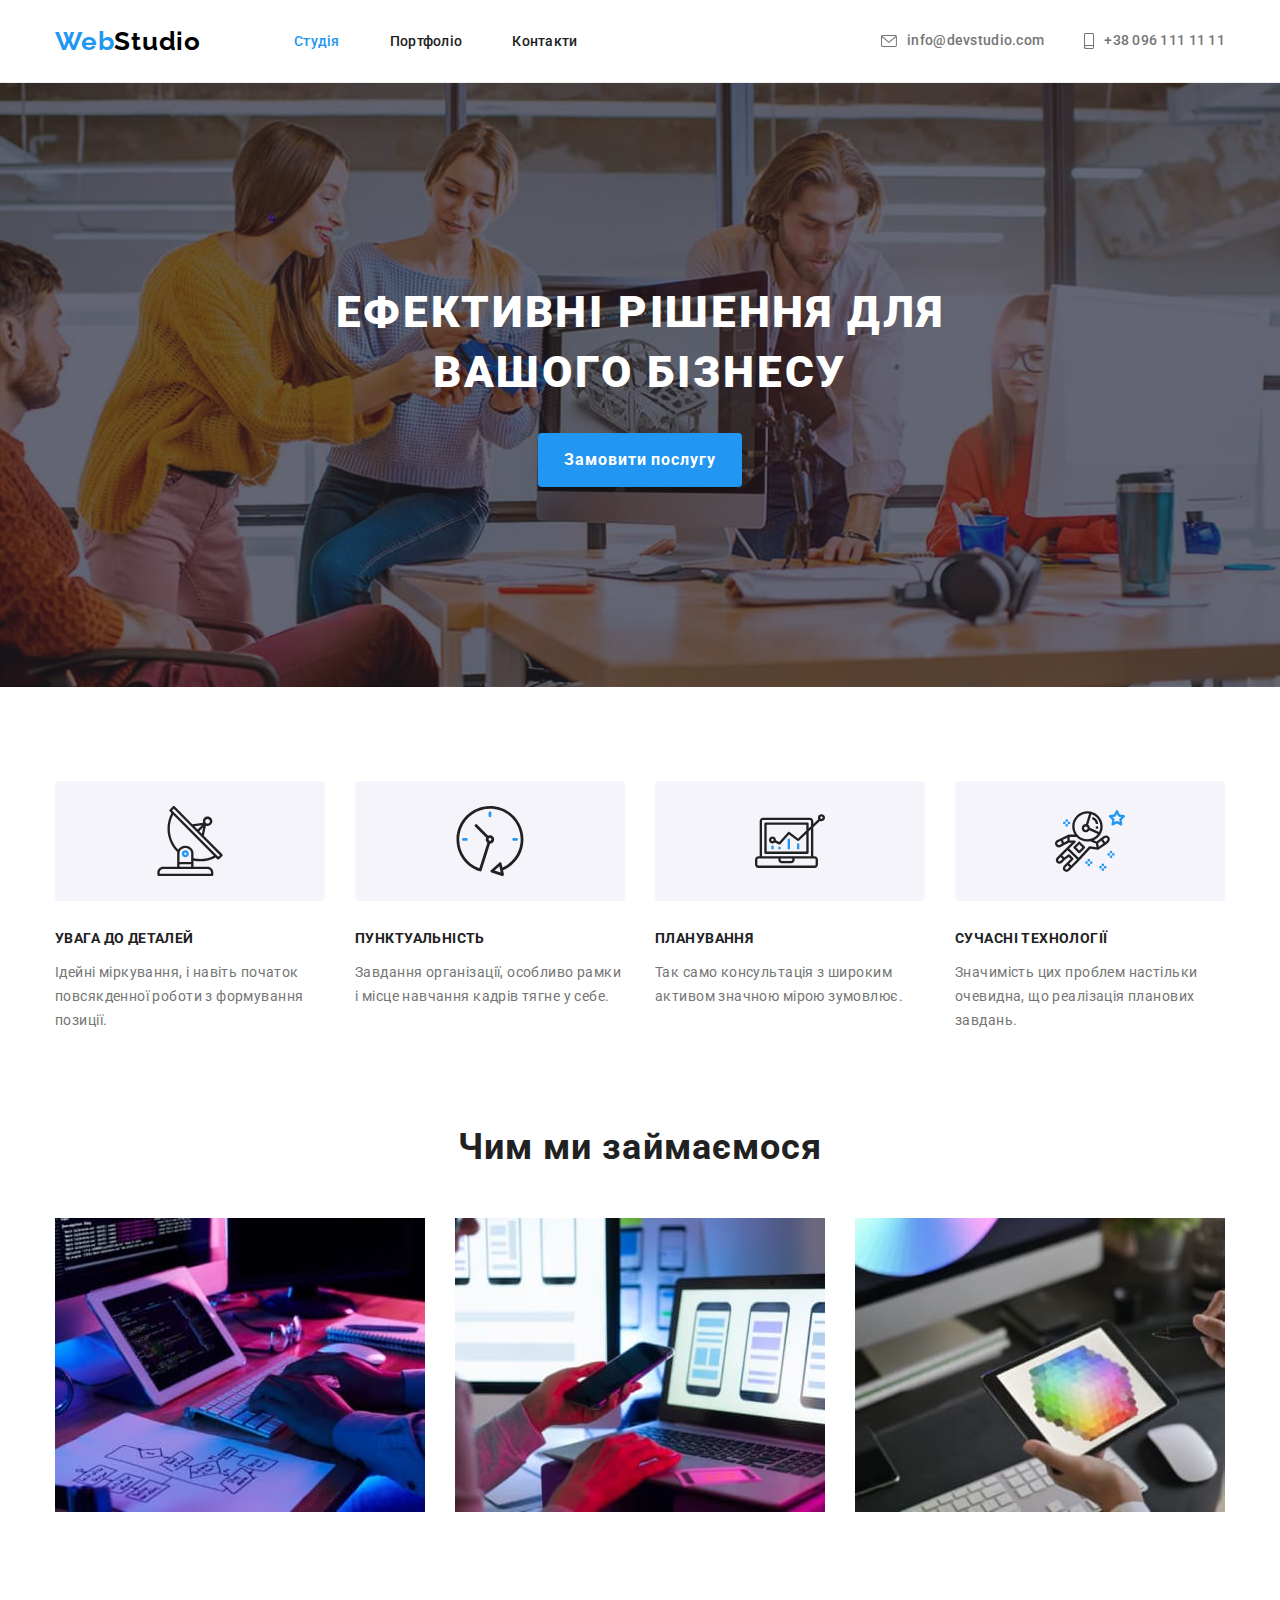
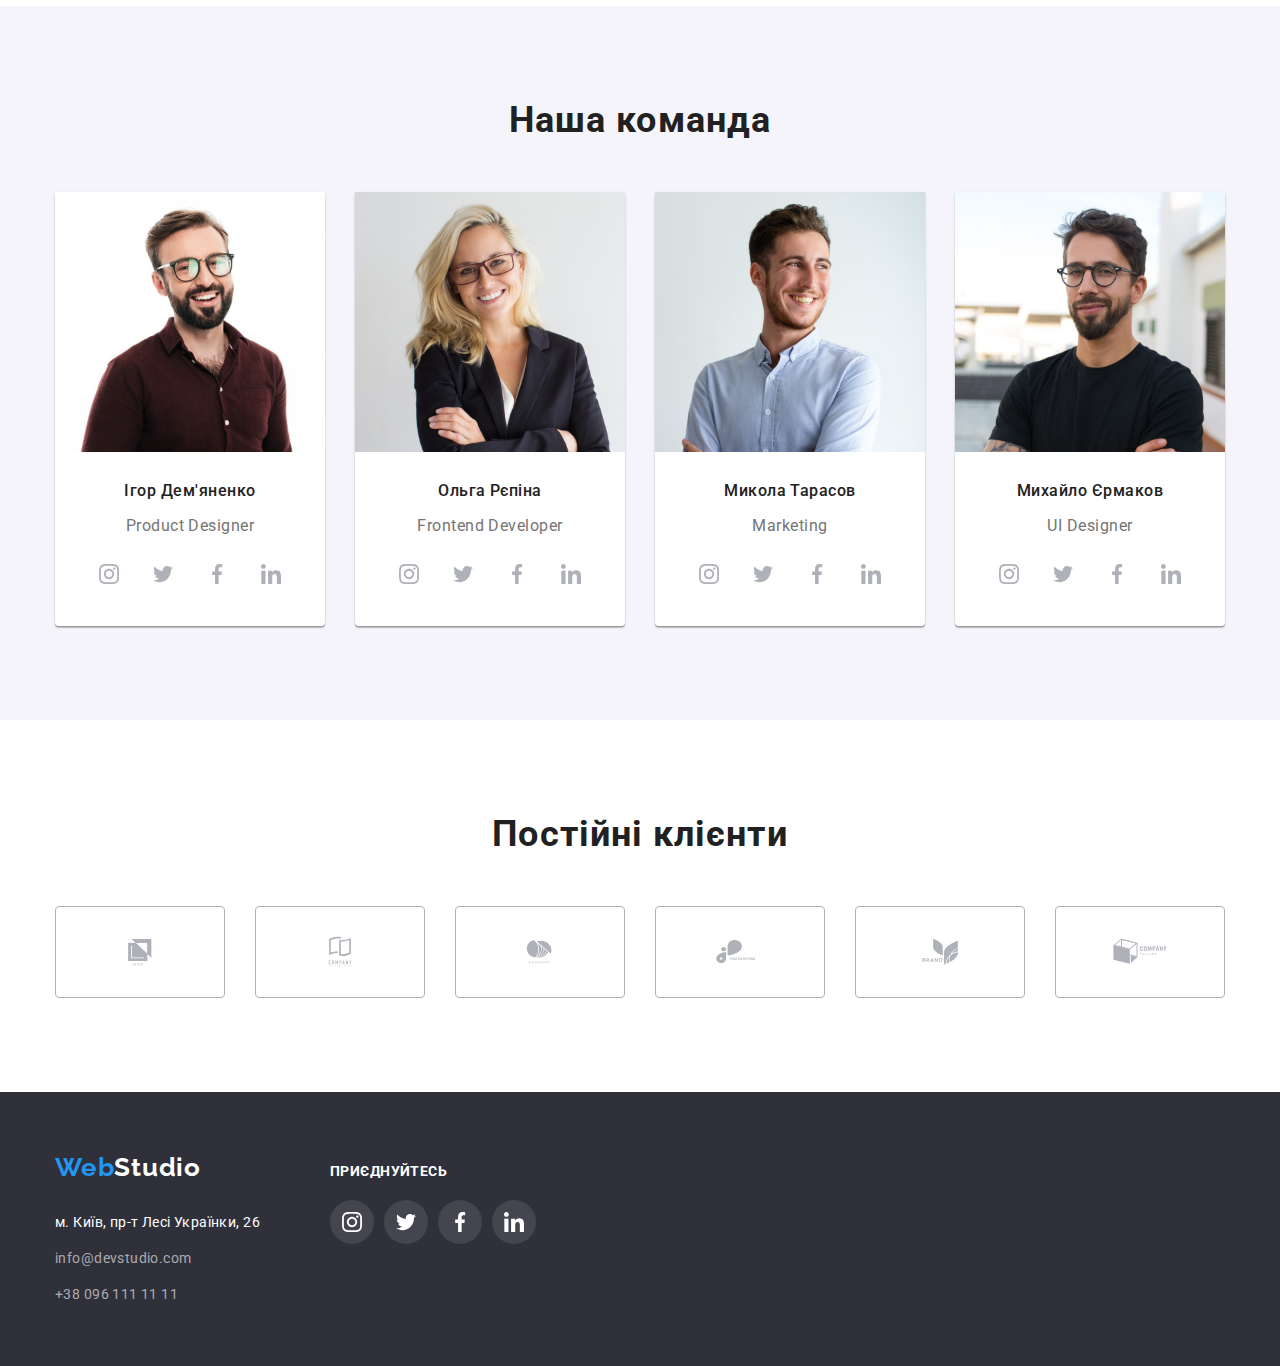
<file: index.html>
<!DOCTYPE html>
<html lang="uk">
  <head>
    <meta charset="UTF-8" />
    <meta http-equiv="X-UA-Compatible" content="IE=edge" />
    <meta name="viewport" content="width=device-width, initial-scale=1.0" />
    <title>WebStudio</title>
    <link
      href="https://fonts.googleapis.com/css2?family=Raleway:wght@700&family=Roboto:wght@400;500;700;900&display=swap"
      rel="stylesheet"
    />
    <link
      rel="stylesheet"
      href="https://cdnjs.cloudflare.com/ajax/libs/modern-normalize/1.1.0/modern-normalize.min.css"
    />
    <link rel="stylesheet" href="./css/styles.css" />
  </head>
  <body>
    <!-- Logo -->
    <header class="header">
      <div class="container container-header">
        <a href="./index.html" class="logo-header"
          ><span class="logo-part-header">Web</span>Studio</a
        >
        <nav>
          <ul class="nav-list">
            <li class="nav-item">
              <a class="nav-list-link-current" href="./index.html">Студія</a>
            </li>
            <li class="nav-item">
              <a class="nav-list-link" href="./portfolio.html">Портфоліо</a>
            </li>
            <li class="nav-item">
              <a class="nav-list-link" href="/">Контакти</a>
            </li>
          </ul>
        </nav>
        <ul class="contact-list">
          <li class="contact-address">
            <a href="maito:info@devstudio.com" class="header-contact"
              >
              <svg class="header-icon" width="16" height="12">
                <use href="./images/symbol-defs.svg#icon-envelope"></use>
              </svg>
              info@devstudio.com
              </a>
          </li>
          <li class="contact-address">
            <a href="tel:+380961111111" class="header-contact"
              ><svg class="header-icon" width="10" height="16">
                <use href="./images/symbol-defs.svg#icon-smartphone"></use>
              </svg>
              +38 096 111 11 11
              </a>
          </li>
        </ul>
      </div>
    </header>
    <!--Герой -->
    <main>
      <section class="hero">
          <div class="container container-hero">
            <h1 class="hero-tittle">Ефективні рішення для вашого бізнесу</h1>
            <button type="button" class="btn-primary">Замовити послугу</button>
          </div>
      </section>
      <!-- Перелік переваг -->
      <section class="section benefits-section">
        <div class="container">
          <h2 class="visually-hidden">Наші переваги</h2>
          <ul class="section-benefits-list">
            <li class="benefits-list">
              <div class="benefits-icons">
                  <svg class="benefits-icon" width="70" height="70">
                    <use href="./images/symbol-defs.svg#icon-antenna"></use>
                  </svg>
              </div>
              <h3 class="list-tittle">УВАГА ДО ДЕТАЛЕЙ</h3>
              <p class="item-desc">
                Ідейні міркування, і навіть початок повсякденної роботи з
                формування позиції.
              </p>
            </li>
            <li class="benefits-list">
              <div class="benefits-icons">
                <svg class="benefits-icon" width="70" height="70">
                  <use href="./images/symbol-defs.svg#icon-clock"></use>
                </svg>
            </div>
              <h3 class="list-tittle">ПУНКТУАЛЬНІСТЬ</h3>
              <p class="item-desc">
                Завдання організації, особливо рамки і місце навчання кадрів
                тягне у себе.
              </p>
            </li>
            <li class="benefits-list">
              <div class="benefits-icons">
                <svg class="benefits-icon" width="70" height="70">
                  <use href="./images/symbol-defs.svg#icon-diagram"></use>
                </svg>
            </div>
              <h3 class="list-tittle">ПЛАНУВАННЯ</h3>
              <p class="item-desc">
                Так само консультація з широким активом значною мірою зумовлює.
              </p>
            </li>
            <li class="benefits-list">
              <div class="benefits-icons">
                <svg class="benefits-icon" width="70" height="70">
                  <use href="./images/symbol-defs.svg#icon-astronaut"></use>
                </svg>
            </div>
              <h3 class="list-tittle">СУЧАСНІ ТЕХНОЛОГІЇ</h3>
              <p class="item-desc">
                Значимість цих проблем настільки очевидна, що реалізація
                планових завдань.
              </p>
            </li>
          </ul>
        </div>
      </section>
      <!-- Чим займаємось -->
      <section class="section section-work">
        <h3 class="work-tittle">Чим ми займаємося</h3>
        <div class="container">
          <ul class="work-list">
            <li class="work-img">
              <img
                src="./images/section2/office.jpg"
                alt="крупним планом зображення програміста, який працює на робочому столі в офісі"
                width="370"
              />
            </li>
            <li class="work-img">
              <img
                src="./images/section2/web_interface.jpg"
                alt="дизайнери веб-інтерфейсу розробляють програми для смартфонів"
                width="370"
              />
            </li>
            <li class="work-img">
              <img
                src="./images/section2/web_design.jpg"
                alt="творчий художник веб-дизайн із робочим графічним планшетом із вибором кольорів"
                width="370"
              />
            </li>
          </ul>
        </div>
      </section>
      <!-- Команда робітників -->
      <section class="section teams">
        <h2 class="teams-tittle">Наша команда</h2>
        <div class="container">
          <ul class="teams-list">
            <li class="teams-card">
              <img
                src="./images/section3/product_designer.jpg"
                alt="Ігор Дем'яненко"
                width="270"
              />
              <div class="card-bottom">
                <h3 class="teams-item">Ігор Дем'яненко</h3>
                <p class="team-desc">Product Designer</p>
                <ul class="team-social-list">
                  <li class="team-social-item">
                    <a href="#" class="team-link">
                      <svg class="team-icon" width="20" height="20">
                        <use href="./images/symbol-defs.svg#icon-instagram"></use>
                      </svg>
                    </a>
                  </li>
                  <li class="team-social-item">
                    <a href="#" class="team-link">
                      <svg class="team-icon" width="20" height="20">
                        <use href="./images/symbol-defs.svg#icon-twitter"></use>
                      </svg>
                    </a>
                  </li>
                  <li class="team-social-item">
                    <a href="#" class="team-link">
                      <svg class="team-icon" width="20" height="20">
                        <use href="./images/symbol-defs.svg#icon-facebook"></use>
                      </svg>
                    </a>
                  </li>
                  <li class="team-social-item">
                    <a href="#" class="team-link">
                      <svg class="team-icon" width="20" height="20">
                        <use href="./images/symbol-defs.svg#icon-linkedin"></use>
                      </svg>
                    </a>
                  </li>
                </ul>
              </div>
            </li>
            <li class="teams-card">
              <img
                src="./images/section3/frontend_developer.jpg"
                alt="Ольга Рєпіна"
                width="270"
              />
              <div class="card-bottom">
                <h3 class="teams-item">Ольга Рєпіна</h3>
                <p class="team-desc">Frontend Developer</p>
                <ul class="team-social-list">
                  <li class="team-social-item">
                    <a href="#" class="team-link">
                      <svg class="team-icon" width="20" height="20">
                        <use href="./images/symbol-defs.svg#icon-instagram"></use>
                      </svg>
                    </a>
                  </li>
                  <li class="team-social-item">
                    <a href="#" class="team-link">
                      <svg class="team-icon" width="20" height="20">
                        <use href="./images/symbol-defs.svg#icon-twitter"></use>
                      </svg>
                    </a>
                  </li>
                  <li class="team-social-item">
                    <a href="#" class="team-link">
                      <svg class="team-icon" width="20" height="20">
                        <use href="./images/symbol-defs.svg#icon-facebook"></use>
                      </svg>
                    </a>
                  </li>
                  <li class="team-social-item">
                    <a href="#" class="team-link">
                      <svg class="team-icon" width="20" height="20">
                        <use href="./images/symbol-defs.svg#icon-linkedin"></use>
                      </svg>
                    </a>
                  </li>
                </ul>
              </div>
            </li>
            <li class="teams-card">
              <img
                src="./images/section3/marketing.jpg"
                alt="Микола Тарасов"
                width="270"
              />
              <div class="card-bottom">
                <h3 class="teams-item">Микола Тарасов</h3>
                <p class="team-desc">Marketing</p>
                <ul class="team-social-list">
                  <li class="team-social-item">
                    <a href="#" class="team-link">
                      <svg class="team-icon" width="20" height="20">
                        <use href="./images/symbol-defs.svg#icon-instagram"></use>
                      </svg>
                    </a>
                  </li>
                  <li class="team-social-item">
                    <a href="#" class="team-link">
                      <svg class="team-icon" width="20" height="20">
                        <use href="./images/symbol-defs.svg#icon-twitter"></use>
                      </svg>
                    </a>
                  </li>
                  <li class="team-social-item">
                    <a href="#" class="team-link">
                      <svg class="team-icon" width="20" height="20">
                        <use href="./images/symbol-defs.svg#icon-facebook"></use>
                      </svg>
                    </a>
                  </li>
                  <li class="team-social-item">
                    <a href="#" class="team-link">
                      <svg class="team-icon" width="20" height="20">
                        <use href="./images/symbol-defs.svg#icon-linkedin"></use>
                      </svg>
                    </a>
                  </li>
                </ul>
              </div>
            </li>
            <li class="teams-card">
              <img
                src="./images/section3/ui_designer.jpg"
                alt="Михайло Єрмаков"
                width="270"
              />
              <div class="card-bottom">
                <h3 class="teams-item">Михайло Єрмаков</h3>
                <p class="team-desc">UI Designer</p>
                <ul class="team-social-list">
                  <li class="team-social-item">
                    <a href="#" class="team-link">
                      <svg class="team-icon" width="20" height="20">
                        <use href="./images/symbol-defs.svg#icon-instagram"></use>
                      </svg>
                    </a>
                  </li>
                  <li class="team-social-item">
                    <a href="#" class="team-link">
                      <svg class="team-icon" width="20" height="20">
                        <use href="./images/symbol-defs.svg#icon-twitter"></use>
                      </svg>
                    </a>
                  </li>
                  <li class="team-social-item">
                    <a href="#" class="team-link">
                      <svg class="team-icon" width="20" height="20">
                        <use href="./images/symbol-defs.svg#icon-facebook"></use>
                      </svg>
                    </a>
                  </li>
                  <li class="team-social-item">
                    <a href="#" class="team-link">
                      <svg class="team-icon" width="20" height="20">
                        <use href="./images/symbol-defs.svg#icon-linkedin"></use>
                      </svg>
                    </a>
                  </li>
                </ul>
              </div>
            </li>
          </ul>
        </div>
      </section>
      <section class="section client">
        <div class="container">
          <h2 class="client-tittle">Постійні клієнти</h2>
          <ul class="client-list">
            <li class="client-item">
              <a href="#" class="client-link">
                <svg class="client-icon" width="106" height="60">
                  <use href="./images/symbol-defs.svg#icon-yaco"></use>
                </svg>
              </a>
            </li>
            <li class="client-item">
              <a href="#" class="client-link">
                <svg class="client-icon" width="106" height="60">
                  <use href="./images/symbol-defs.svg#icon-tagline"></use>
                </svg>
              </a>
            </li>
            <li class="client-item">
              <a href="#" class="client-link">
                <svg class="client-icon" width="106" height="60">
                  <use href="./images/symbol-defs.svg#icon-companeball"></use>
                </svg>
              </a>
            </li>
            <li class="client-item">
              <a href="#" class="client-link">
                <svg class="client-icon" width="106" height="60">
                  <use href="./images/symbol-defs.svg#icon-foster"></use>
                </svg>
              </a>
            </li>
            <li class="client-item">
              <a href="#" class="client-link">
                <svg class="client-icon" width="106" height="60">
                  <use href="./images/symbol-defs.svg#icon-brand"></use>
                </svg>
              </a>
            </li>
            <li class="client-item">
              <a href="#" class="client-link">
                <svg class="client-icon" width="106" height="60">
                  <use href="./images/symbol-defs.svg#icon-companytag"></use>
                </svg>
              </a>
            </li>
          </ul>
        </div>
      </section>
    </main>
    <!-- Контактна інформація -->
    <footer class="footer">
      <div class="container container-footer">
        <div class="contact">
          <a href="./index.html" class="logo-footer"
            ><span class="logo-part-footer">Web</span>Studio</a
          >
          <address class="address-footer">
            <ul class="footer-list">
              <li class="footer-item">
                <a
                  href="https://goo.gl/maps/CPtrU1FHBa2aNyZL9"
                  target="_blank"
                  rel="noopener noreferrer nofollo"
                  class="footer-address"
                  >м. Київ, пр-т Лесі Українки, 26</a
                >
              </li>
              <li class="footer-item">
                <a href="maito:info@devstudio.com" class="footer-contact"
                  >info@devstudio.com</a
                >
              </li>
              <li class="footer-item">
                <a href="tel:+380961111111" class="footer-contact"
                  >+38 096 111 11 11</a
                >
              </li>
            </ul>
          </address>
        </div>
        <div class="address">
          <p class="address-tittle">Приєднуйтесь</p>
          <ul class="address-social-list">
            <li class="address-social-item">
              <a href="#" class="address-link">
                <svg class="address-icon" width="20" height="20">
                  <use href="./images/symbol-defs.svg#icon-instagram"></use>
                </svg>
              </a>
            </li>
            <li class="address-social-item">
              <a href="#" class="address-link">
                <svg class="address-icon" width="20" height="20">
                  <use href="./images/symbol-defs.svg#icon-twitter"></use>
                </svg>
              </a>
            </li>
            <li class="address-social-item">
              <a href="#" class="address-link">
                <svg class="address-icon" width="20" height="20">
                  <use href="./images/symbol-defs.svg#icon-facebook"></use>
                </svg>
              </a>
            </li>
            <li class="address-social-item">
              <a href="#" class="address-link">
                <svg class="address-icon" width="20" height="20">
                  <use href="./images/symbol-defs.svg#icon-linkedin"></use>
                </svg>
              </a>
            </li>
          </ul>
        </div>
      </div>
    </footer>
  </body>
</html>


<!-- <div class="team-social">
  <ul class="social-list">
    <li class="social-item">
      <a href="#" class="social-link">
        <svg class="social-icon" width="20" height="20">
          <use href="./images/symbol-defs.svg"></use>
        </svg>
      </a> 
    </li>
  </ul>
</div> -->
</file>
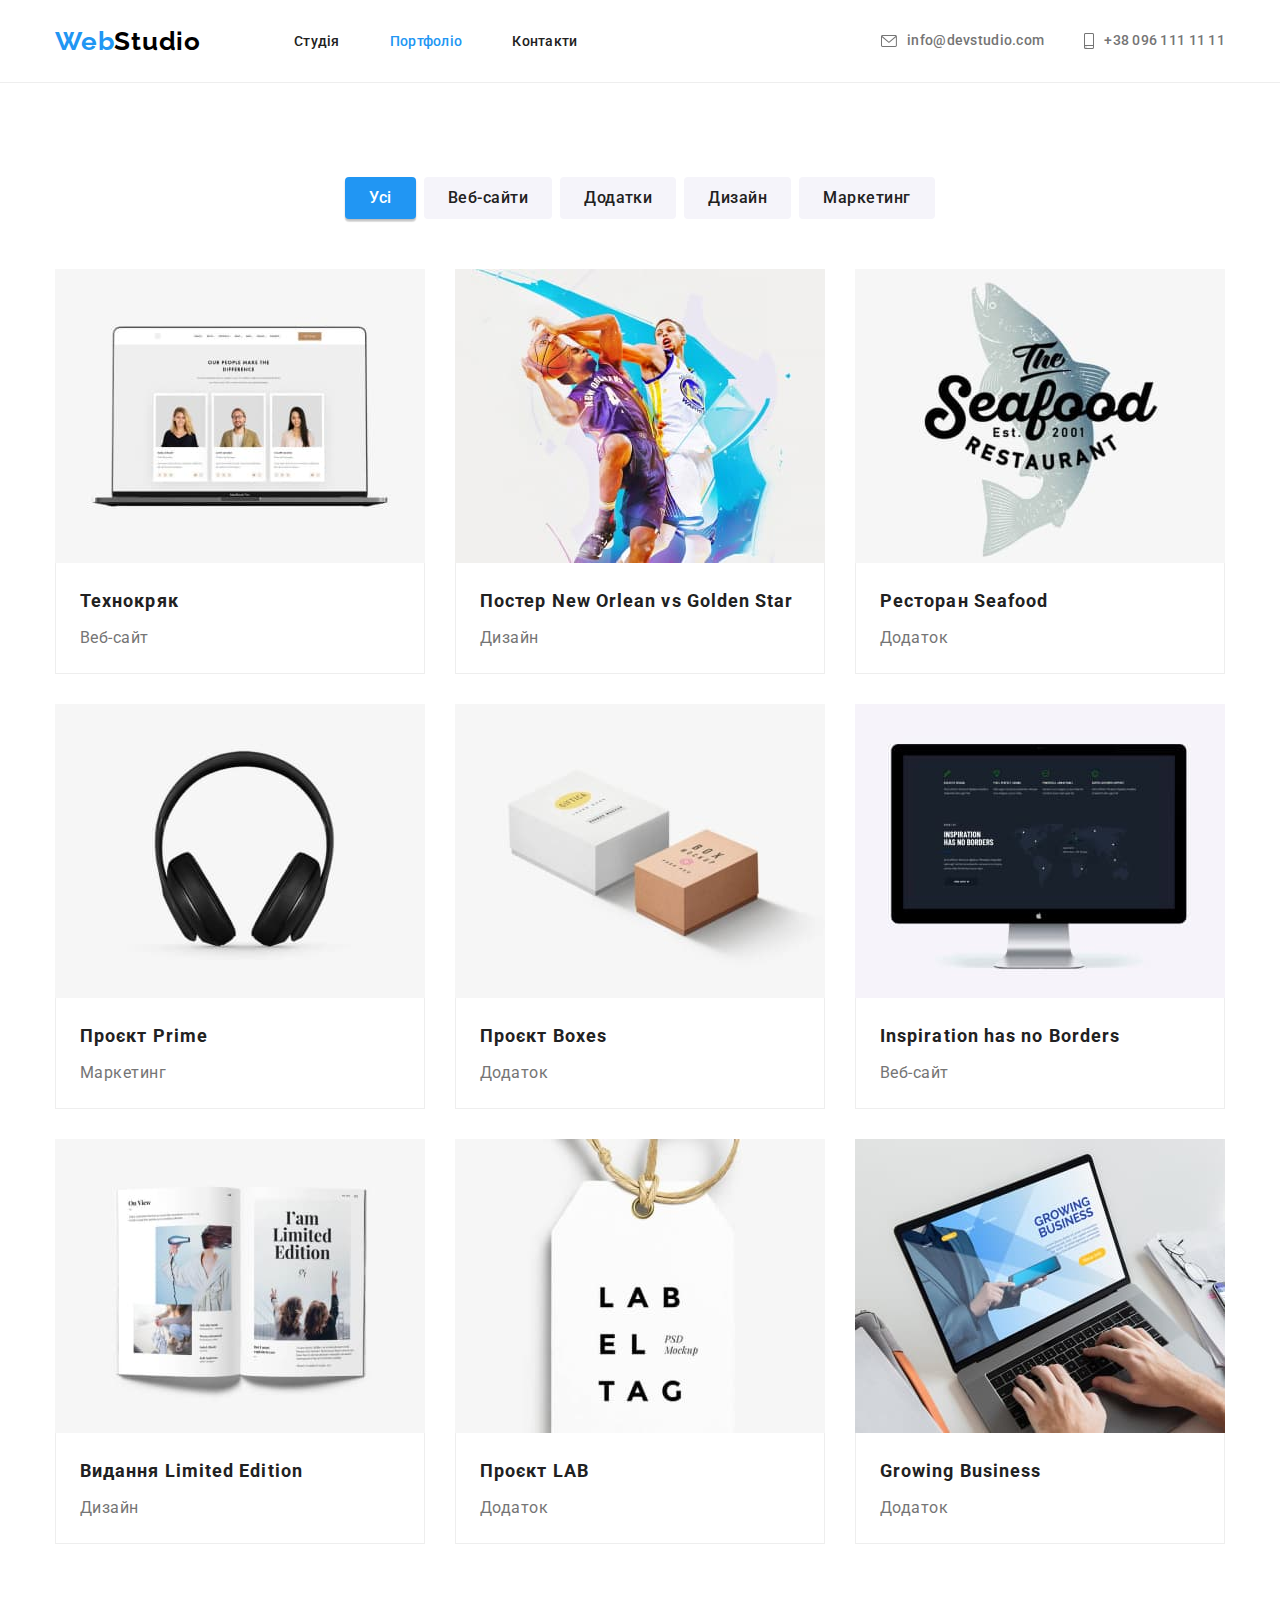
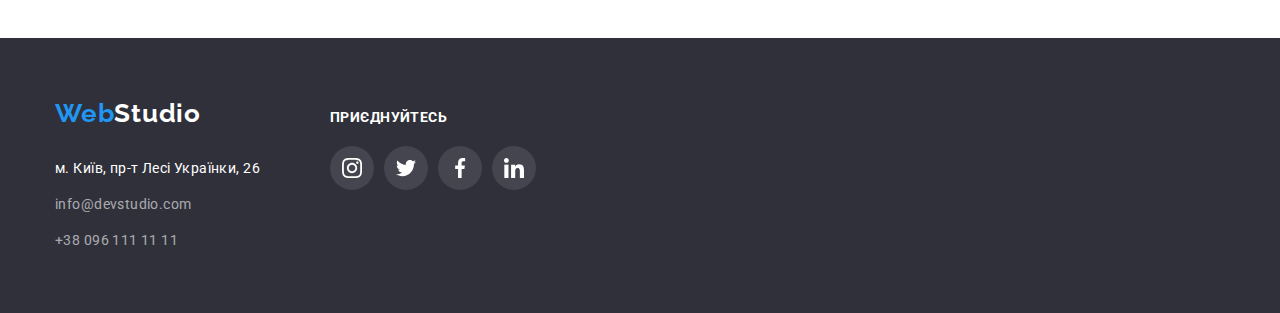
<file: portfolio.html>
<!DOCTYPE html>
<html lang="uk">
  <head>
    <meta charset="UTF-8" />
    <meta http-equiv="X-UA-Compatible" content="IE=edge" />
    <meta name="viewport" content="width=device-width, initial-scale=1.0" />
    <title>Портфоліо</title>
    <link
      href="https://fonts.googleapis.com/css2?family=Raleway:wght@700&family=Roboto:wght@400;500;700;900&display=swap"
      rel="stylesheet"
    />
    <link
      rel="stylesheet"
      href="https://cdnjs.cloudflare.com/ajax/libs/modern-normalize/1.1.0/modern-normalize.min.css"
    />
    <link rel="stylesheet" href="./css/styles.css" />
  </head>
  <body>
    <header class="header">
      <div class="container container-header">
        <a href="./index.html" class="logo-header"
          ><span class="logo-part-header">Web</span>Studio</a
        >
        <nav>
          <ul class="nav-list">
            <li class="nav-item">
              <a class="nav-list-link" href="./index.html">Студія</a>
            </li>
            <li class="nav-item">
              <a class="nav-list-link-current" href="./portfolio.html"
                >Портфоліо</a
              >
            </li>
            <li class="nav-item">
              <a class="nav-list-link" href="/">Контакти</a>
            </li>
          </ul>
        </nav>
        <ul class="contact-list">
          <li class="contact-address">
            <a href="maito:info@devstudio.com" class="header-contact"
              >
              <svg class="header-icon" width="16" height="12">
                <use href="./images/symbol-defs.svg#icon-envelope"></use>
              </svg> info@devstudio.com</a
            >
          </li>
          <li class="contact-address">
            <a href="tel:+380961111111" class="header-contact"
              >
              <svg class="header-icon" width="10" height="16">
                <use href="./images/symbol-defs.svg#icon-smartphone"></use>
              </svg>+38 096 111 11 11</a
            >
          </li>
        </ul>
      </div>
    </header>
    <!--  -->
    <main>
      <section class="section section-filter">
        <div class="container">
          <h1 class="visually-hidden">Фільтри</h1>
          <ul class="filter-list">
            <li class="filter-item">
              <button type="button" class="button button-desc-current">
                Усі
              </button>
            </li>
            <li class="filter-item">
              <button type="button" class="button button-desc">
                Веб-сайти
              </button>
            </li>
            <li class="filter-item">
              <button type="button" class="button button-desc">Додатки</button>
            </li>
            <li class="filter-item">
              <button type="button" class="button button-desc">Дизайн</button>
            </li>
            <li class="filter-item">
              <button type="button" class="button button-desc">
                Маркетинг
              </button>
            </li>
          </ul>
        </div>
        <div class="container">
          <ul class="project">
            <li class="project-card">
              <a href="#" class="project-link">
                <img
                src="./images/portfolio/teh.jpg"
                alt="ноутбук з відкритою сторінкою портфоліо"
                width="370"/>
                <div class="project-text">
                  <h3 class="project-tittle">Технокряк</h3>
                  <p class="project-paragraph">Веб-сайт</p>
                </div>
              </a>
            </li>
            <li class="project-card">
              <a href="#" class="project-link">
                <img
                src="./images/portfolio/poster.jpg"
                alt="Постер Новий Орлеан проти Голден Стар"
                width="370"/>
                <div class="project-text">
                  <h3 class="project-tittle">Постер New Orlean vs Golden Star</h3>
                  <p class="project-paragraph">Дизайн</p>
                </div>
              </a>
            </li>
            <li class="project-card">
              <a href="#" class="project-link">
                <img
                src="./images/portfolio/resto.jpg"
                alt="Емблема есторану морської їжі"
                width="370"/>
                <div class="project-text">
                  <h3 class="project-tittle">Ресторан Seafood</h3>
                  <p class="project-paragraph">Додаток</p>
                </div>
              </a>
            </li>
            <li class="project-card">
              <a href="#" class="project-link">
                <img
                src="./images/portfolio/project_prime.jpg"
                alt="Навушники"
                width="370"/>
                <div class="project-text">
                  <h3 class="project-tittle">Проєкт Prime</h3>
                  <p class="project-paragraph">Маркетинг</p>
                </div>
              </a>
            </li>
            <li class="project-card">
              <a href="#" class="project-link">
                <img
                src="./images/portfolio/boxes.jpg"
                alt="Дві картонні коробки"
                width="370"/>
                <div class="project-text">
                  <h3 class="project-tittle">Проєкт Boxes</h3>
                  <p class="project-paragraph">Додаток</p>
                </div>
              </a>
            </li>
            <li class="project-card">
              <a href="#" class="project-link">
                <img
                src="./images/portfolio/inspiration.jpg"
                alt="Монітор комп'ютера"
                width="370"/>
                <div class="project-text">
                  <h3 class="project-tittle">Inspiration has no Borders</h3>
                  <p class="project-paragraph">Веб-сайт</p>
                </div>
              </a>
            </li>
            <li class="project-card">
              <a href="#" class="project-link">
                <img
                src="./images/portfolio/limited_edition.jpg"
                alt="Розгорнутий журнал"
                width="370"/>
                <div class="project-text">
                  <h3 class="project-tittle">Видання Limited Edition</h3>
                  <p class="project-paragraph">Дизайн</p>
                </div>
              </a>
            </li>
            <li class="project-card">
              <a href="#" class="project-link">
                <img
                src="./images/portfolio/project_lab.jpg"
                alt="паперова бірка"
                width="370" />
                <div class="project-text">
                  <h3 class="project-tittle">Проєкт LAB</h3>
                  <p class="project-paragraph">Додаток</p>
                </div>
              </a>
            </li>
            <li class="project-card">
              <a href="#" class="project-link">
                <img
                src="./images/portfolio/growing_business.jpg"
                alt="робітник працює за ноутбуком"
                width="370"/>
                <div class="project-text">
                  <h3 class="project-tittle">Growing Business</h3>
                  <p class="project-paragraph">Додаток</p>
                </div>
              </a>
            </li>
          </ul>
        </div>
      </section>
    </main>
    <footer class="footer">
      <div class="container container-footer">
        <div class="contact">
          <a href="./index.html" class="logo-footer"
            ><span class="logo-part-footer">Web</span>Studio</a
          >
          <address class="address-footer">
            <ul class="footer-list">
              <li class="footer-item">
                <a
                  href="https://goo.gl/maps/CPtrU1FHBa2aNyZL9"
                  target="_blank"
                  rel="noopener noreferrer nofollo"
                  class="footer-address"
                  >м. Київ, пр-т Лесі Українки, 26</a
                >
              </li>
              <li class="footer-item">
                <a href="maito:info@devstudio.com" class="footer-contact"
                  >info@devstudio.com</a
                >
              </li>
              <li class="footer-item">
                <a href="tel:+380961111111" class="footer-contact"
                  >+38 096 111 11 11</a
                >
              </li>
            </ul>
          </address>
        </div>
        <div class="address">
          <p class="address-tittle">Приєднуйтесь</p>
          <ul class="address-social-list">
            <li class="address-social-item">
              <a href="#" class="address-link">
                <svg class="address-icon" width="20" height="20">
                  <use href="./images/symbol-defs.svg#icon-instagram"></use>
                </svg>
              </a>
            </li>
            <li class="address-social-item">
              <a href="#" class="address-link">
                <svg class="address-icon" width="20" height="20">
                  <use href="./images/symbol-defs.svg#icon-twitter"></use>
                </svg>
              </a>
            </li>
            <li class="address-social-item">
              <a href="#" class="address-link">
                <svg class="address-icon" width="20" height="20">
                  <use href="./images/symbol-defs.svg#icon-facebook"></use>
                </svg>
              </a>
            </li>
            <li class="address-social-item">
              <a href="#" class="address-link">
                <svg class="address-icon" width="20" height="20">
                  <use href="./images/symbol-defs.svg#icon-linkedin"></use>
                </svg>
              </a>
            </li>
          </ul>
        </div>
      </div>
    </footer>
  </body>
</html>
</file>
<file: css/styles.css>
:root {
    --primary-text-color: #757575;
    --tittle-text-color:  #212121;
    --accent-color:  #2196F3;
    --primary-color: #F5F4FA;
    --primary-background-color:#FFFFFF; 
    --secondary-background-color: #2F303A;
    --color-text-action: #FFFFFF;
    --black-color: #000000;
    --font-family: inherit;
    --text-color-rjb: rgba(255, 255, 255, 0.6);
    --border-color: 1px solid #EEEEEE;
    --color-icon: #AFB1B8;
}

body{
    font-family: 'Roboto', sans-serif;
    color: var(--primary-text-color);
    background-color: var(--primary-background-color);
}
.container {
    width: 1200px;
    padding-left: 15px;
    padding-right: 15px;
    margin-left: auto;
    margin-right: auto;
}
/* Обнуляння */
h1,
h2,
h3,
h4,
h5,
h6,
p {
    margin-top: 0;
}

ul {
    list-style: none;
    padding-left: 0;
    margin: 0;
}
.nav-list-link,
.nav-list-link-current {
    text-decoration: none;
    color: inherit;
}
img {
    display: block;
    max-width: 100%;
    height: auto;
}
address{
    font-style: normal;
}
/* -------- */

.section-list,
.work-list,
.teams-list,
.footer-list,
.nav-item,
.contact-list,
.filter-list,
.section-project{
    list-style-type: none;
}
.section {
    padding-top: 94px;
    padding-bottom: 94px;
}

/* Header */
.header {
    border-bottom: var(--border-color);
}
.container-header{
    display: flex;
    align-items: center;
}
.logo-header {
    color: var(--black-color);
    font-family: 'Raleway', sans-serif;
    text-decoration: none;
    font-weight: 700;
    font-size: 26px;
    line-height: 1.19;
    letter-spacing: 0.03em;
    margin-right: 93px;
}

.logo-part-header{
    color: var(--accent-color);
}


.nav-list-link-current{
    color: var(--accent-color);
    font-weight: 500;
    font-size: 14px;
    line-height: 1.14;
    letter-spacing: 0.02em;
}
.nav-list-link{
    color: var(--tittle-text-color);
    font-weight: 500;
    font-size: 14px;
    line-height: 1.14;
    letter-spacing: 0.02em;
}
.nav-item {
    margin-left: 50px;
    padding-top: 32px;
    padding-bottom: 32px;
}
.nav-list{
    display: flex; 
}
.nav-list .nav-item:first-child {
    margin-left: 0px;
}

.header-contact{
    display: flex;
    align-items: center;
    gap: 10px;
    color: var(--primary-text-color);
    fill: var(--primary-text-color);
    font-weight: 500;
    font-size: 14px;
    line-height: 1.14;
    letter-spacing: 0.02em;
    text-decoration: none;
    margin-left: auto;
}
.header-contact:hover,
.header-contact:focus,
.header-contact .header-icon:hover,
.header-contact .header-icon:focus {
    color: var(--accent-color);
    fill: var(--accent-color);
}


.contact-list {
    display: flex;
    padding: 0;
    margin-left: auto;
}
.contact-address {
    margin-left: 40px;
}
.contact-address:first-child{
    margin-left: 0;
}


 /* Hover/Focus */
.button-desc:hover,
.button-desc:focus,
.btn-primary:hover,
.btn-primary:focus {
    background-color: var(--accent-color);
    color: var(--color-text-action);
    border-color: transparent;
}
.btn-primary:hover,
.btn-primary:focus {
    background-color: #188CE8;
}
.nav-list-link:hover,
.footer-contact:hover,
.footer-address:hover,
.nav-list-link:focus,
.footer-contact:focus,
.footer-address:focus{
    color: var(--accent-color);
}



/* HERO */
.hero{
    background-color: rgba(47, 48, 58, 0.4);;
    max-width: 1600px;
    margin-left: auto;
    margin-right: auto;
    background-image: linear-gradient(
        to right,
         rgba(47, 48, 58, 0.4),
         rgba(47, 48, 58, 0.4)
         ),
         url(../images/hero.jpg);
    background-repeat: no-repeat;
    background-size: cover;
    background-position: center;
    padding-top: 200px;
    padding-bottom: 200px;
}

.container-hero {
    text-align: center;

}
.hero-tittle {
    color: var(--color-text-action);
    font-weight: 900;
    font-size: 44px;
    line-height: 1.36;
    letter-spacing: 0.06em;
    text-align: center;
    text-transform: uppercase;
    max-width: 696px;
    margin: 0 auto;
    margin-bottom: 30px;
}

/* Button */

.btn-primary{
    background-color: var(--accent-color);
    color: var(--color-text-action);
    border-color: transparent;
    border-radius: 4px;
    font-family: inherit;
    font-weight: 700;
    font-size: 16px;
    line-height: 1.87;
    letter-spacing: 0.06em;
    text-align: center;
    cursor: pointer;
    padding: 10px 24px;
    min-width: 200px;
    box-shadow: 0px 4px 4px rgba(0, 0, 0, 0.15);
    
}
.button {
    display: inline-block;
    padding: 6px 22px;
}
.button-desc{
    background-color: var(--primary-color);
    color: var(--tittle-text-color);
    border-color: transparent;
    border-radius: 4px;
    font-family: inherit;
    font-size: 16px;
    font-weight: 500;
    line-height: 1.62;
    letter-spacing: 0.03em;
    text-align: center;
    cursor: pointer;

}
.button-desc-current{
    background-color: var(--accent-color);
    color: var(--color-text-action);
    border-color: transparent;
    border-radius: 4px;
    font-family: inherit;
    font-size: 16px;
    font-weight: 500;
    line-height: 1.62;
    letter-spacing: 0.03em;
    text-align: center;
    cursor: pointer;
    box-shadow: 0px 3px 1px rgba(0, 0, 0, 0.1), 0px 1px 2px rgba(0, 0, 0, 0.08), 0px 2px 2px rgba(0, 0, 0, 0.12);
}
.button-desc:hover,
.button-desc:focus {
    box-shadow: 0px 3px 1px rgba(0, 0, 0, 0.1), 0px 1px 2px rgba(0, 0, 0, 0.08), 0px 2px 2px rgba(0, 0, 0, 0.12);
}

.visually-hidden {
    position: absolute;
    white-space: nowrap;
    width: 1px;
    height: 1px;
    overflow: hidden;
    border: 0;
    padding: 0;
    clip: rect(0 0 0 0);
    clip-path: inset(50%);
    margin: -1px;
}

/* Studio */

.benefits-icons {
    background-color: var(--primary-color);
    width: 270px;
    height: 120px;
    margin-bottom: 30px;
    border-radius: 4px;
}
.benefits-icons {
   display: flex;
   justify-content: center;
   align-items: center;
}
.section-benefits-list {
    display: flex;
    justify-content: space-between;
}
.section-benefits-list .benefits-list:not(:last-child) {
    margin-right: 30px;
}
.benefits-list {
    width: 270px;
}


.list-tittle {
    color: var(--tittle-text-color);
    font-size: 14px;
    font-weight: 700;
    line-height: 1.14;
    letter-spacing: 0.03em;
    text-align: left;
    text-transform: uppercase;
    font-family: inherit;
}
.item-desc {
    font-size: 14px;
    line-height: 1.71;
    letter-spacing: 0.03em;
    text-align: left;
    margin-bottom: 0;
}
.teams {
    background-color: var(--primary-color);
}
.section-work {
    padding-top: 0;
}
.work-list {
    display: flex;
}
.work-img,
.teams-card{
    margin-right: 30px;
}
.work-list .work-img:last-child,
.teams-list .teams-card:last-child {
    margin-right: 0;
}
.work-tittle,
.teams-tittle{
    margin-bottom: 50px;
}
.work-tittle, 
.teams-tittle,
.client-tittle {
    color: var(--tittle-text-color);
    font-size: 36px;
    font-weight: 700;
    line-height: 1.16;
    letter-spacing: 0.03em;
    text-align: center;
    font-family: inherit;
}
.teams-list {
    display: flex;
}

.teams-card {
    background-color: var(--primary-background-color);
    box-shadow: 0px 1px 3px rgba(0, 0, 0, 0.12), 0px 1px 1px rgba(0, 0, 0, 0.14), 0px 2px 1px rgba(0, 0, 0, 0.2);
    border-radius: 0px 0px 4px 4px;
}
.card-bottom {
    padding-top: 30px;
    padding-bottom: 30px;
}
.teams-item {
    color: var(--tittle-text-color);
    font-size: 16px;
    font-weight: 500;
    line-height: 1.18;
    letter-spacing: 0.03em;
    text-align: center;
    text-transform: capitalize;
}
.team-desc {
    font-size: 16px;
    line-height: 1.18;
    letter-spacing: 0.03em;
    text-align: center;
    text-transform: capitalize;
    margin-bottom: 16px;
}
.team-social-list {
    display: flex;
    align-items: center;
    justify-content: center;
    gap: 10px;
    padding-top: 0;
}
.team-social-item {
    width: 44px;
    height: 44px;
}
.team-link {
    display: flex;
    align-items: center;
    justify-content: center;
    width: 100%;
    height: 100%;
    background-color: var(--primary-background-color);
    fill: var(--color-icon);
    border-radius: 50%;
}
.team-link:hover,
.team-link:focus {
    background-color: var(--accent-color);
    fill: var(--color-text-action);
}

/* Clients */
.client-list {
    display: flex;
    gap: 30px;
    margin-top: 50px;
}
.client-item{
    flex-basis: calc((100%-5*30px)/6);
}
.client-link {
    display: flex;
    border: 1px solid var(--color-icon);
    border-radius: 4px;
    fill: var(--color-icon);
    justify-content: center;
    align-items: center;
    width: 170px;
    height: 92px;
}

.client-link:hover,
.client-link:focus {
    fill: var(--accent-color);
    border-color: var(--accent-color);
}

/* Portfolio */
.filter-list {
    display: flex;
    justify-content: center;
    margin-bottom: 50px;
}
.filter-list .filter-item + .filter-item {
    margin-left: 8px;
}

.project {
    display: flex;
    flex-wrap: wrap;
}
.project-card {
    background-color: var(--primary-background-color);
    flex-basis: 370px;
    margin-right: 30px;
    margin-bottom: 30px;
}

.project-card:nth-child(3n) {
    margin-right: 0;
}
.project-card:nth-last-child(-n + 3) {
    margin-bottom: 0;
}
.project-link {
    display: block;
    text-decoration: none;
}
.project-link:hover,
.project-link:focus {
    box-shadow: 0px 1px 1px rgba(0, 0, 0, 0.12), 0px 4px 4px rgba(0, 0, 0, 0.06), 1px 4px 6px rgba(0, 0, 0, 0.16);
}
.project-tittle {
    color: var(--tittle-text-color);
    font-size: 18px;
    font-weight: 700;
    line-height: 2;
    letter-spacing: 0.06em;
    text-align: left;
    font-style: normal;
    text-decoration: none;
    margin-bottom: 4px;
}
.project-paragraph {
    color: var(--primary-text-color);
    font-size: 16px;
    font-weight: 400;
    line-height: 1.87;
    letter-spacing: 0.03em;
    text-align: left;
    margin-bottom: 0;
}
.project-text {
    padding: 20px 24px 20px 24px;
    border-right: var(--border-color);
    border-bottom: var(--border-color);
    border-left: var(--border-color);
}

/* Footer studio + Footer portfolio */
.footer {
    background-color: var(--secondary-background-color);
    padding-top: 60px;
    padding-bottom: 60px;
}

.container-footer {
    display: flex;
    align-items: baseline;
}
.address {
    margin-left: 70px;
}
.address-footer {
    margin-top: 28px;
}
.footer-item:not(:last-child) {
    margin-bottom: 12px;
}
.logo-footer{
    color: var(--color-text-action);
    font-family: 'Raleway', sans-serif;
    text-decoration: none;
    font-weight: 700;
    font-size: 26px;
    line-height: 1.19;
    letter-spacing: 0.03em;
}
.logo-part-footer{
    color: var(--accent-color);
}

.footer-contact,
.footer-address {
    text-decoration: none;
}
.footer-contact{
    color: rgba(255, 255, 255, 0.6);
    font-size: 14px;
    line-height: 1.71;
    letter-spacing: 0.03em;
    text-align: left;
    font-style: normal;
}
.footer-address {
    color: var(--color-text-action);
    font-size: 14px;
    line-height: 1.71;
    letter-spacing: 0.03em;
    text-align: left;
    font-style: normal;
}

.address-social-list {
    display: flex;
    gap: 10px;
    margin-top: 20px;
    /* align-items: center;
    justify-content: center; */
}
.address-social-item {
    width: 44px;
    height: 44px;
}
.address-link {
    display: flex;
    align-items: center;
    justify-content: center;
    width: 100%;
    height: 100%;
    background-color: rgba(255, 255, 255, 0.1);
    fill: var(--color-text-action);
    border-radius: 50%;
}
.address-link:hover,
.address-link:focus {
    background-color: var(--accent-color);
    fill: var(--color-text-action);
}

.address-tittle {
    color: var(--color-text-action);
    font-weight: 700;
    font-size: 14px;
    line-height: 1.14;
    letter-spacing: 0.03em;
    text-transform: uppercase;
}
</file>
